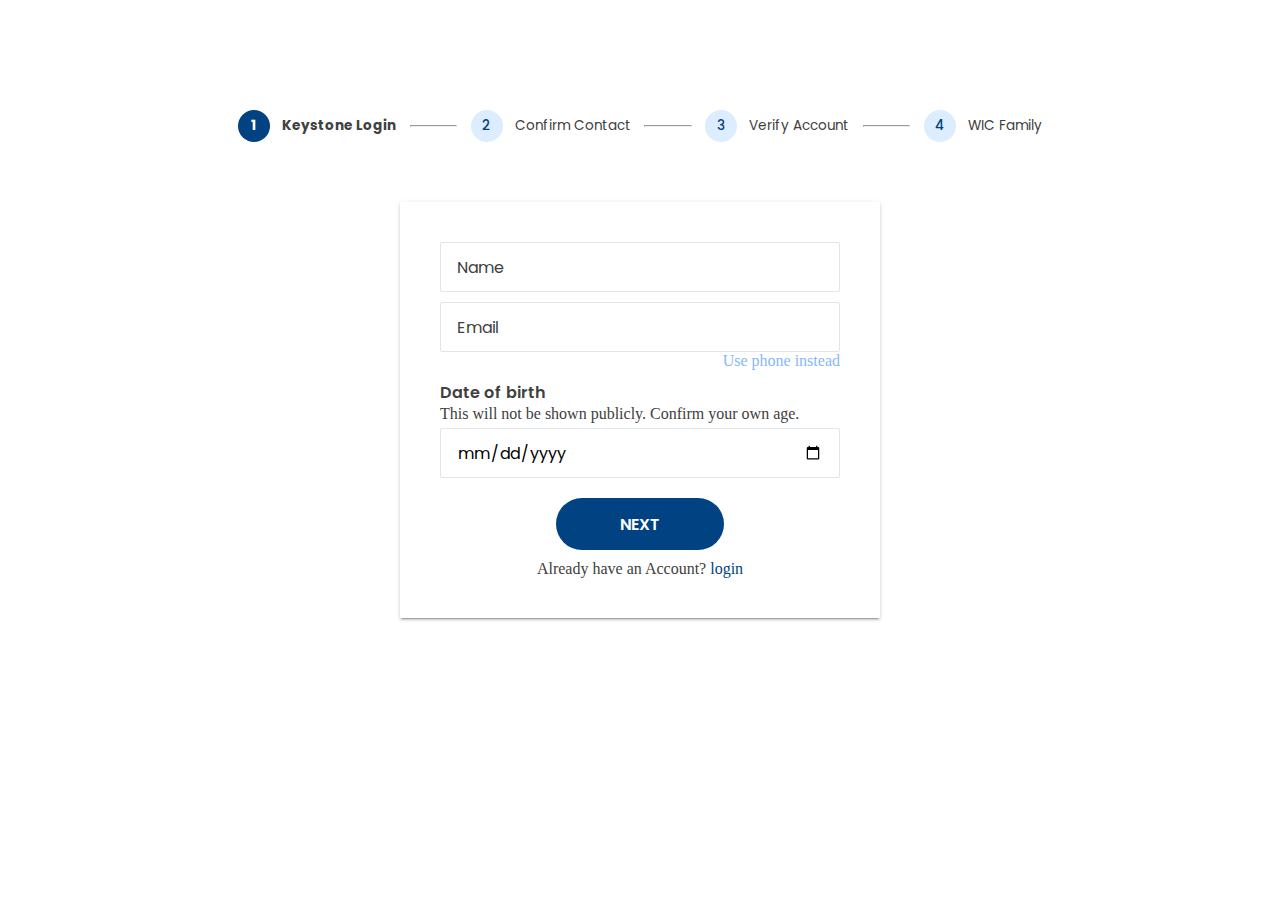
<file: index.html>
<!DOCTYPE html>
<html lang="en">
<head>
  <meta charset="UTF-8">
  <meta name="viewport" content="width=device-width, initial-scale=1.0">
  <title>Signup</title>
  <link rel="stylesheet" href="style.css">
  
</head>
<main>
  <div id="fp-stepper-container">
    <div class="fp-stepper-cell active">
        <div class="fp-stepper-step">
            <span class="fp-stepper-number">1</span> <span class="fp-stepper-label">Keystone Login</span><hr>
        </div>
    </div>
    <div class="fp-stepper-cell ">
        <div class="fp-stepper-step">
            <span class="fp-stepper-number">2</span> <span class="fp-stepper-label">Confirm Contact</span><hr>
        </div>
    </div>
    <div class="fp-stepper-cell ">
        <div class="fp-stepper-step">
            <span class="fp-stepper-number">3</span> <span class="fp-stepper-label">Verify Account</span><hr>
        </div>
    </div>
    <div class="fp-stepper-cell ">
        <div class="fp-stepper-step">
            <span class="fp-stepper-number">4</span> <span class="fp-stepper-label">WIC Family</span>
        </div>
    </div>
</div>
<!-- <div class="fp-page-intro short">
  <div class="intro-inner">
  <h1>Register a New Keystone Login Account</h1>
  <p>Keystone Login is an account management system for commonwealth online services. You can use your Keystone Login username and password to log into any online service that participates in Keystone Login.</p>
</div>
</div> -->
  <div class="wrapper">
    



    <!-- Step 1: Name, Email/Phone, Date of Birth -->
<div id="step-1" class="step">
    <p id="error-message" class="error-message"></p>
    <form id="form">
      <div>
        <label for="firstname-input">
        </label>
        <input type="text" name="firstname" id="firstname-input" placeholder="Name">
      </div>
      <div>
        <label for="email-input"></label>
        <input type="email" name="email" id="email-input" placeholder="Email" required>
        <input type="tel" name="phone" id="phone-input" placeholder="Phone Number" class="hidden" required>
        <p id="toggle-field" style="cursor:pointer; color:blue;" onclick="toggleInput()">Use phone instead</p>
      </div>
      
      <div>
      <label for="dob" class="dob-label">Date of birth</label>
      <p class="label-text">This will not be shown publicly. Confirm your own age.</p>
      <input type="date" id="dob" name="dob" required>
      </div>
    
      <button type="submit" onclick="validateStep1()">Next</button>
      <p>Already have an Account? <a href="login.html">login</a> </p>
    </div>
    </form>
    
    
    <!-- Step 2: Review Name, Email/Phone, Date of Birth -->
    <div id="step-2" class="step hidden">
      <h2>Create Your Account</h2>
      <p>Please review the information below and click "Sign Up" to create your account.</p>
    
      <form id="review-form">
        <div>
          <label for="review-name">Name</label>
          <input type="text" id="review-name" readonly>
        </div>
        <div>
          <label for="review-contact" id="review-contact-label">Email/Phone</label>
          <input type="text" id="review-contact" readonly>
        </div>
        <div>
          <label for="review-dob">Date of Birth</label>
          <input type="text" id="review-dob" readonly>
        </div>
        <div class="btns-wrap"><button class="button-back" type="button" onclick="prevStep(1)">Back</button>
        <button type="button" onclick="nextStep(3)">Sign Up</button></div>

      </form>
    
      <!-- <div class="captcha">
        <p>Please complete the CAPTCHA to prove you're human.</p>
   
      </div> -->
    </div>
    


<!-- Step 3: We Sent You a Code -->
<div id="step-3" class="step hidden">
  <p id="verificaion-error-message" class="error-message"></p>
  <form id="verification-form">
    <h2>Verification Code</h2>
    <p id="verification-message">We sent a code to your email. Please enter it below.</p>
    <input type="text" id="verification-code" placeholder="Enter your code 123456" required>
    <button type="button" onclick="validateVerificationCode()">Next</button>
    <button class="button-back" type="button" onclick="prevStep(2)">Don't receive code?</button>
  </form>
</div>




<!-- Step 4: Password Setup -->
<div id="step-4" class="step hidden">
  <p id="password-error-message" class="error-message"></p> <!-- Error message will be displayed here -->
  <form id="password-form">
    <h2>You'll need a password</h2>
    <p>Make sure it's 8 characters or more.</p>
    <input type="password" id="password" required>
    <button type="button" onclick="validatePassword()">Next</button>
  </form>
</div>

  

</div> 
</div>
</main>
<script type="text/javascript" src="validation.js" defer></script>
</body>
</html>
</file>
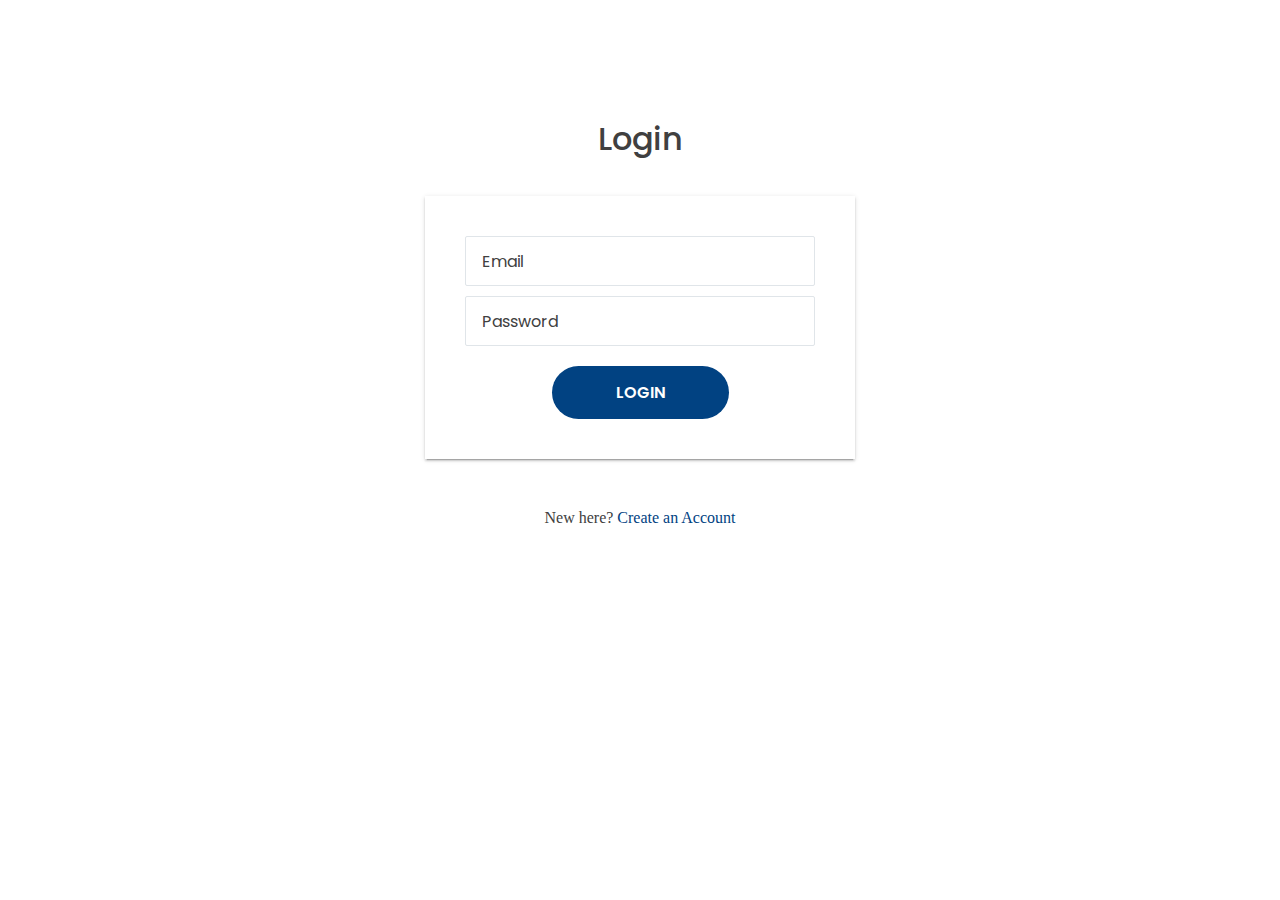
<file: login.html>
<!DOCTYPE html>
<html lang="en">
<head>
  <meta charset="UTF-8">
  <meta name="viewport" content="width=device-width, initial-scale=1.0">
  <title>Login</title>
  <link rel="stylesheet" href="style.css">
  <script type="text/javascript" src="validation.js" defer></script>
</head>
<body>
  <main>
  <div class="wrapper">
    <h1>Login</h1>
    <p id="error-message"></p>
    <form id="form">
      <div>
        <label for="email-input">
        </label>
        <input type="email" name="email" id="email-input" placeholder="Email">
      </div>
      <div>
        <label for="password-input">
        </label>
        <input type="password" name="password" id="password-input" placeholder="Password">
      </div>
      <button type="submit">Login</button>
    </form>
    <p>New here? <a href="index.html">Create an Account</a></p>
  </div>
</main>
</body>
</html>
</file>
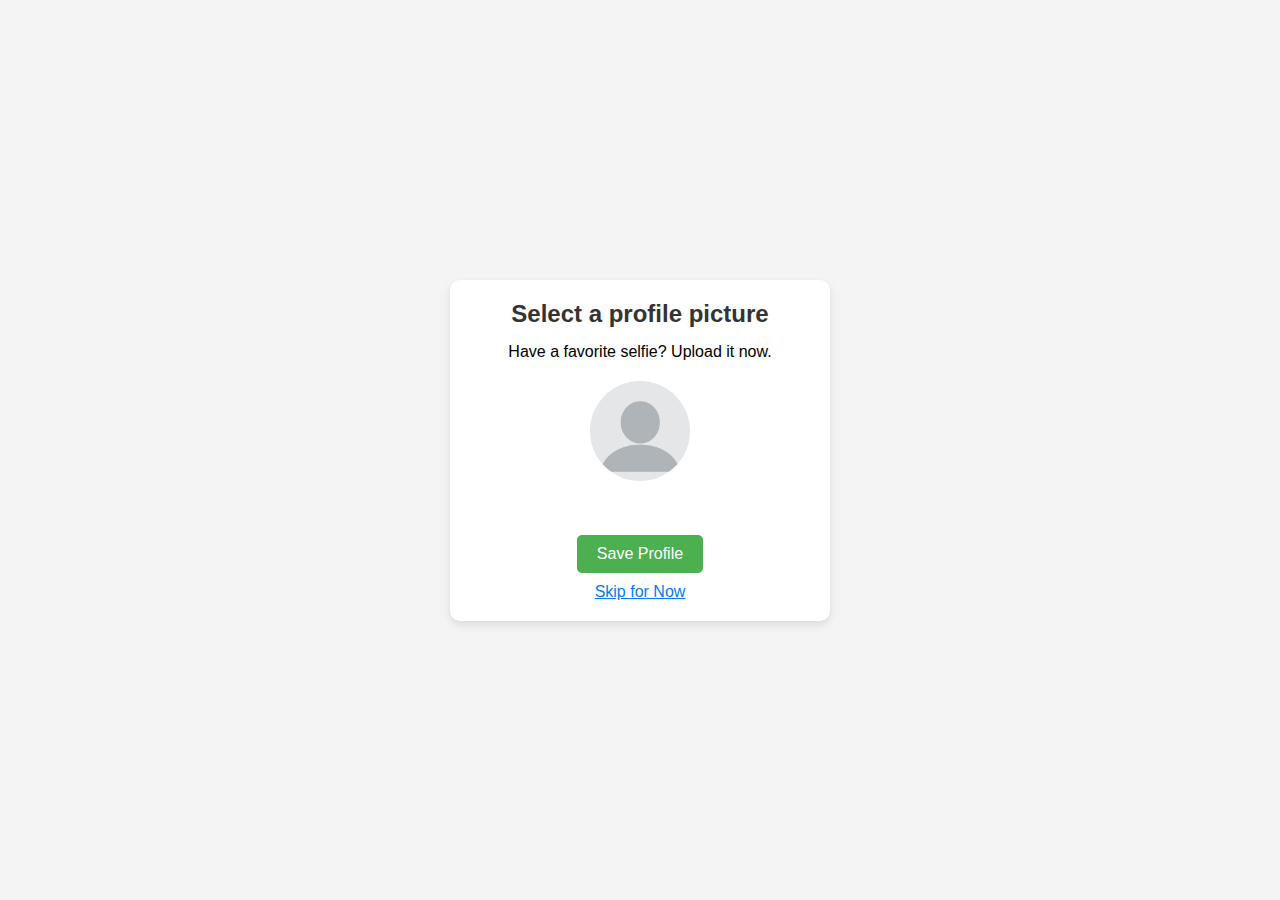
<file: profile.html>
<!-- profile.html -->
<!DOCTYPE html>
<html lang="en">
<head>
  <meta charset="UTF-8">
  <meta name="viewport" content="width=device-width, initial-scale=1.0">
  <title>Profile Page</title>
  <link rel="stylesheet" href="profile-styles.css">
</head>
<body>
<!-- profile.html -->
<div class="profile-container" id="userpic-popup">
  <h2>Select a profile picture</h2>
  <p>Have a favorite selfie? Upload it now.</p>

  <div class="profile-pic-section">
    <img id="profile-pic" src="blank-profile-picture.png" alt="Profile Picture">
    <input type="file" id="profile-pic-input" accept="image/*">
  </div>

  <button class="save-btn" id="save-btn">Save Profile</button>

  <!-- Skip for Now link -->
  <p class="skip-text" id="skip-text" onclick="openUsernamePopup()">Skip for Now</p>
</div>

<!-- Popup for Username -->
<div class="username-popup hidden" id="username-popup">
  <p id="username-error-message" class="error-message"></p> 
  <div class="popup-content">
    <h2>What should we call you?</h2>
    <p>Your @username is unique. You can always change it later.</p>
    <input type="text" id="username-input" placeholder="Enter your username" required>
    <button type="button" onclick="validateUsername()">Next</button>
  </div>
</div>



  <script src="profile-scripts.js"></script>
</body>
</html>
</file>
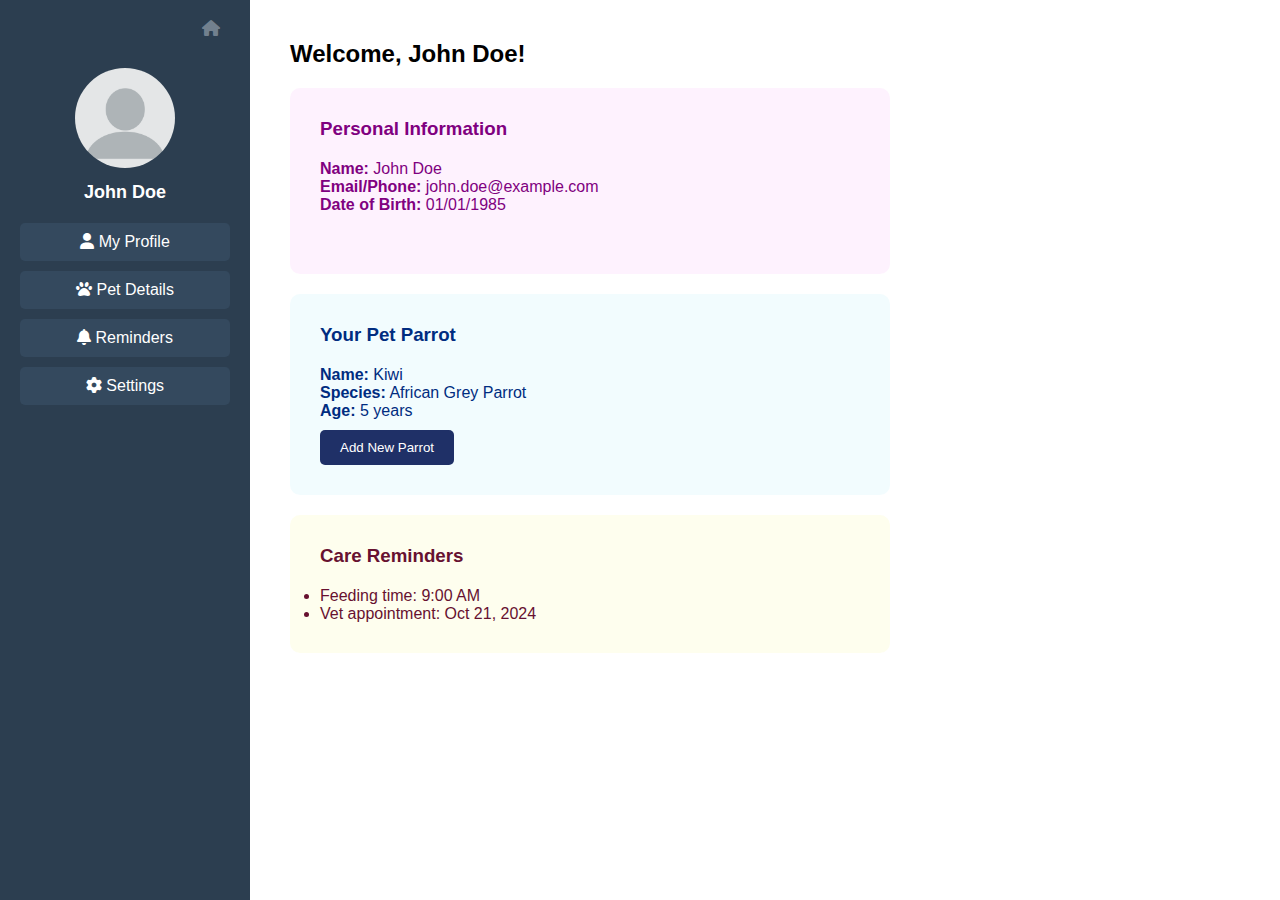
<file: single.html>
<!DOCTYPE html>
<html lang="en">
<head>
  <meta charset="UTF-8">
  <meta name="viewport" content="width=device-width, initial-scale=1.0">
  <title>User Dashboard</title>
  <!-- Link to Font Awesome for icons -->
  <link rel="stylesheet" href="https://cdnjs.cloudflare.com/ajax/libs/font-awesome/6.0.0-beta3/css/all.min.css">
  <link rel="stylesheet" href="single-profile.css">
</head>
<body>
  <div class="dashboard-container">
    
    <!-- Left Sidebar -->
    <div class="sidebar">
        <header class="dashboard-header">
            <div class="home-notification">
              <a href="index.html"><i class="fas fa-home"></i></a>
            </div>
          </header>
      <div class="profile-pic-section">
        <img id="profile-pic" src="blank-profile-picture.png" alt="Profile Picture">
        <h3 contenteditable="true" id="username">John Doe</h3>
      </div>
      <ul class="nav-links">
        <li><a href="#profile"><i class="fas fa-user"></i> My Profile</a></li>
        <li><a href="#pet-details"><i class="fas fa-paw"></i> Pet Details</a></li>
        <li><a href="#reminders"><i class="fas fa-bell"></i> Reminders</a></li>
        <li><a href="#settings"><i class="fas fa-cog"></i> Settings</a></li>
      </ul>
    </div>

    <!-- Main Content -->
    <div class="main-content">
           
      <!-- Header Section with Home and Notification Icons -->

        <h2>Welcome, John Doe!</h2> 
      <section id="profile" class="cards">
 
        <div class="user-info">
          <h3>Personal Information</h3>
          <p><strong>Name:</strong> John Doe</p>
          <p><strong>Email/Phone:</strong> john.doe@example.com</p>
          <p><strong>Date of Birth:</strong> 01/01/1985</p>
        </div>
      </section>

      <section id="pet-details" class="cards">
        <h3>Your Pet Parrot</h3>
        <p><strong>Name:</strong> Kiwi</p>
        <p><strong>Species:</strong> African Grey Parrot</p>
        <p><strong>Age:</strong> 5 years</p>
        <button id="add-pet-btn">Add New Parrot</button>
      </section>

      <section id="reminders" class="cards">
        <h3>Care Reminders</h3>
        <ul>
          <li>Feeding time: 9:00 AM</li>
          <li>Vet appointment: Oct 21, 2024</li>
        </ul>
      </section>
    </div>
  </div>

  <script type="text/javascript" src="single-profile.js" defer></script>
</body>
</html>
</file>
<file: style.css>
@import url('https://fonts.googleapis.com/css2?family=Poppins:ital,wght@0,100;0,200;0,300;0,400;0,500;0,600;0,700;0,800;0,900;1,100;1,200;1,300;1,400;1,500;1,600;1,700;1,800;1,900&display=swap');
:root {
  --base-color: white;
  --text-color: #404040;
  --input-color: #dcedff;
  --wic-blue: #014282;
}
*{
  margin: 0;
  padding: 0;
}
html{
  font-family: Poppins, Segoe UI, sans-serif;
  font-size: 16px;
  color: var(--text-color);
}
body{
  min-height: 100vh;
  background-size: cover;
  background-position: right;
  overflow: hidden;
}
main {
  position: absolute;
  top: 110px;
  bottom: 48px;
  left: 0;
  right: 0;
  overflow: auto;
}
.fp-page-intro.short {
  width: max(300px, 92%);
  margin: auto;
  padding: 30px 4%;
}
.intro-inner p {
  max-width: 460px;

}
#toggle-field {
  text-align: end;
  color: #86b7fe!important;
}

.wrapper {
  box-sizing: border-box;
  background-color: var(--base-color);
  height: auto;
  width: max(40%, 600px);
  padding: 10px;
  border-radius: 0 20px 20px 0;
  display: flex;
  flex-direction: column;
  align-items: center;
  justify-content: center;
  margin: auto;
}
.h1, .h2, .h3, .h4, .h5, .h6, h1, h2, h3, h4, h5, h6 {
  margin-top: 0;
  margin-bottom: .5rem;
  font-weight: 500;
  line-height: 1.2;
  color: var(--bs-heading-color);
}
p {
  font-family: Cambria, Cochin, Georgia, Times, Times New Roman, serif;
}
form {
  margin: 30px 0 50px;
  display: flex;
  flex-direction: column;
  align-items: center;
  gap: 10px;
  box-shadow: 0 3px 1px -2px rgba(0, 0, 0, .2), 0 2px 2px 0 rgba(0, 0, 0, .14), 0 1px 5px 0 rgba(0, 0, 0, .12);
  padding: 40px;
}
#step-1 form {
    margin: 50px 0;
}
form > div {
  width: 100%;
  display: flex;
  justify-content: center;
  flex-direction: column;
}
#step-2 {
    margin-top: 40px;
}
form input {
  box-sizing: border-box;
  flex-grow: 1;
  min-width: 0;
  height: 50px;
  padding: 1em;
  font: inherit;
  border-radius: 2px;
  border: 1px solid #e0e5e9;
  transition: 150ms ease;
}
form input:hover{
  border-color: var(--wic-blue);
}
form input:focus, form input:hover {
  outline: none;
  border-color: #86b7fe;
}
.dob-label {
  font-weight: 600;
}
.label-text{
    margin-bottom: 5px;
}
form input::placeholder{
  color: var(--text-color);
}

form button{
  margin-top: 10px;
  border: none;
  border-radius: 1000px;
  padding: .85em 4em;
  background-color: var(--wic-blue);
  color: var(--base-color);
  font: inherit;
  font-weight: 600;
  text-transform: uppercase;
  cursor: pointer;
  transition: 150ms ease;
}
form button:hover{
  background-color: var(--text-color);
}
form button:focus{
  outline: none;
  background-color: var(--text-color);
}
a{
  text-decoration: none;
  color: var(--wic-blue);
}
a:hover{
  text-decoration: underline;
}
#toggle-field {
  text-align: end;
}
  /* CSS to style the form 2 */
  .container {
    max-width: 600px;
    margin: 0 auto;
    padding: 20px;
    background-color: white;
    border-radius: 8px;
    box-shadow: 0 0 10px rgba(0, 0, 0, 0.1);
  }
  
  .hidden {
    display: none;
  }
  
  .step {
    margin-bottom: 20px;
    width: min(480px, 100%);
}
  
  .dob-container select {
    margin-right: 5px;
  }
  
  button {
    padding: 10px 15px;
    background-color: #1DA1F2;
    color: white;
    border: none;
    border-radius: 4px;
    cursor: pointer;
  }
  
  button:hover {
    background-color: #0c8ed6;
  }
  #fp-stepper-container {
    display: flex;
    flex-direction: row;
    /* align-items: center; */
    justify-content: center;
}
.btns-wrap {
  display: flex;
  flex-direction: row;
  justify-content: space-between;
}
.button-back{
  background: transparent;
  color: black;
  padding: 0;
  font-size: 1rem;
  text-transform: capitalize;
}
.button-back:focus, .button-back:hover {
  background: transparent;
}
.fp-stepper-step {
  display: flex;
  align-items: center;
  font-size: .85rem;
  /* height: 100px; */
  /* background: yellow; */
}
.fp-stepper-cell.active .fp-stepper-step {
  font-weight: bold;
}
.fp-stepper-number {
  display: inline-flex;
  align-content: center;
  align-items: center;
  align-self: center;
  justify-content: center;
  margin-right: .75rem;
  height: 2rem;
  min-width: 2rem;
  width: 2rem;
  border-radius: 50%;
  background-color: hsl(210, 98%, 93%);
  color: var(--wic-blue);
  font-weight: 500;
}
.fp-stepper-cell.active .fp-stepper-number {
  background-color: var(--wic-blue);
  color: white;
  font-weight: bold;
}
.fp-stepper-step hr {
  margin-left: clamp(10px, calc(1.25rem + ((1vw - 25.6px) * 0.4854)), 20px);
  margin-right: clamp(10px, calc(1.25rem + ((1vw - 25.6px) * 0.4854)), 20px);
  width: clamp(15px, calc(5.9375rem + ((1vw - 25.6px) * 3.8835)), 95px);
  flex-grow: 1;
  background-color: greenyellow;
}
@media(max-width: 1100px){
  .wrapper{
    width: min(600px, 100%);
    border-radius: 0;
  }
}

form div.incorrect input{
  border-color: #f06272;
}
.error-message{
  color: #f06272;
  margin-top: 20px;
}

@media (max-width: 782px) {
  .fp-stepper-step {
      max-width: min-content;
  }
}

@media (max-width: 550px) {
.fp-stepper-step hr {
display:none;
}
.fp-stepper-step{
flex-direction: column;
padding: 0 20px;  
}
.fp-stepper-step {
  flex-direction: column;
  padding: 0 clamp(10px, calc(2.5rem + ((1vw - 5.5px) * 13.0435)), 40px);
}
}
</file>
<file: profile-styles.css>
* {
    margin: 0;
    padding: 0;
    box-sizing: border-box;
  }
  
  body {
    font-family: Arial, sans-serif;
    background-color: #f4f4f4;
    display: flex;
    justify-content: center;
    align-items: center;
    height: 100vh;
  }
  
  .profile-container {
    background-color: white;
    padding: 20px;
    border-radius: 10px;
    box-shadow: 0px 4px 10px rgba(0, 0, 0, 0.1);
    text-align: center;
    max-width: 380px;
    width: 100%;
  }
  
  .profile-container h2, .username-popup h2 {
    margin-bottom: 15px;
    color: #333;
  }
  
  .profile-pic-section {
    margin: 20px 0;
  }
  .error-message{
    color: #f06272;
    margin-top: 20px;
  }
  #profile-pic {
    width: 100px;
    height: 100px;
    border-radius: 50%;
    object-fit: cover;
    margin-bottom: 10px;
    cursor: pointer;
}
  
  #profile-pic-input {
    display: none;
  }
  
  .save-btn {
    padding: 10px 20px;
    background-color: #4CAF50;
    color: white;
    border: none;
    border-radius: 5px;
    cursor: pointer;
  }
  
  .save-btn:hover {
    background-color: #45a049;
  }
  
/* Profile Container */
.profile-container {
    text-align: center;
    padding: 20px;
  }
  
  .profile-pic-section img {
    width: 120px;
    height: 120px;
    border-radius: 50%;
  }
  
  .save-btn {
    margin-top: 20px;
    padding: 10px 20px;
    font-size: 16px;
    background-color: #4CAF50;
    color: white;
    border: none;
    cursor: pointer;
  }
  
  .skip-text {
    color: #007BFF;
    text-decoration: underline;
    cursor: pointer;
    margin-top: 10px;
  }
  
  .skip-text:hover {
    color: #0056b3;
  }
  
  /* Popup Styling */
  .username-popup {
    background-color: white;
    padding: 20px;
    border-radius: 10px;
    box-shadow: 0px 4px 10px rgba(0, 0, 0, 0.1);
    text-align: center;
    max-width: 380px;
    width: 100%;
  }
  
  .username-popup .popup-content {
    background-color: white;
    padding: 20px;
    border-radius: 8px;
    text-align: center;
  }
  .username-popup p{

  }
  .username-popup input {
    margin-top: 10px;
    padding: 10px;
    width: 80%;
    font-size: 16px;
  }
  
  .username-popup button {
    margin-top: 20px;
    padding: 10px 20px;
    background-color: #4CAF50;
    color: white;
    border: none;
    cursor: pointer;
  }
  
  .hidden {
    display: none;
  }
</file>
<file: single-profile.css>
* {
    box-sizing: border-box;
    margin: 0;
    padding: 0;
  }
  
  body {
    font-family: Arial, sans-serif;
    display: flex;
    min-height: 100vh;
    background-color: #f0f8ff;
  }
  
  .dashboard-container {
    display: flex;
    width: 100%;
    flex-wrap: wrap;
}
  
  /* Sidebar styling */
  .sidebar {
    width: 250px;
    background-color: #2c3e50;
    color: white;
    padding: 20px;

}
  
  .profile-pic-section {
    text-align: center;
  }
  
  .profile-pic-section img {
    width: 100px;
    border-radius: 50%;
    margin-bottom: 10px;
  }
  
  .profile-pic-section h3 {
    font-size: 18px;
    margin-bottom: 20px;
  }
  
  .nav-links {
    list-style-type: none;
  }
  
  .nav-links li {
    margin-bottom: 10px;
  }
  
  .nav-links a {
    color: white;
    text-decoration: none;
    font-size: 16px;
    display: block;
    padding: 10px;
    background-color: #34495e;
    border-radius: 5px;
    text-align: center;
  }
  
  .nav-links a:hover {
    background-color: #1abc9c;
  }
  
  /* Main Content Styling */
  .main-content {
    flex: 1;
    padding: 40px;
    background-color: white;
  }
  
  h2, h3 {
    margin-bottom: 20px;
  }
  
  .user-info {
    margin-bottom: 30px;
  }
  
  button {
    padding: 10px 20px;
    background-color: #1f3067;
    color: white;
    border: none;
    border-radius: 5px;
    cursor: pointer;
    margin-top: 10px;
}
  
button:hover {
    color: #1f3067;
    background-color: #3ec9c191;
}
 .dashboard-header {
    margin-bottom: 30px;
}
.dashboard-header i::before {
    color: #aab4bf91;
}
.home-notification a {
    padding: 0px 10px;
}
.home-notification {
    display: flex;
    flex-direction: row;
    justify-content: flex-end;
}
.cards{
     max-width: 600px;
    padding: 30px;      
    border-radius: 10px;    
    transition: transform 0.4s ease, box-shadow 0.4s ease;
    transform-origin: center;
}

.cards:hover {
    transform: translate(3px, 3px);
    box-shadow: 0 4px 8px rgba(0, 0, 0, 0.2); 
}
#profile {
    background: #ed56ed14;
    color: purple;
}
#pet-details {
    background: #56d7ed14;
    color: #002c80;
    margin: 20px 0;
}
#reminders {
    background: #f1ed2614;
    color: #671130;
}

@media (max-width: 600px){
    .sidebar {
        flex: 1;
    }
}
</file>
